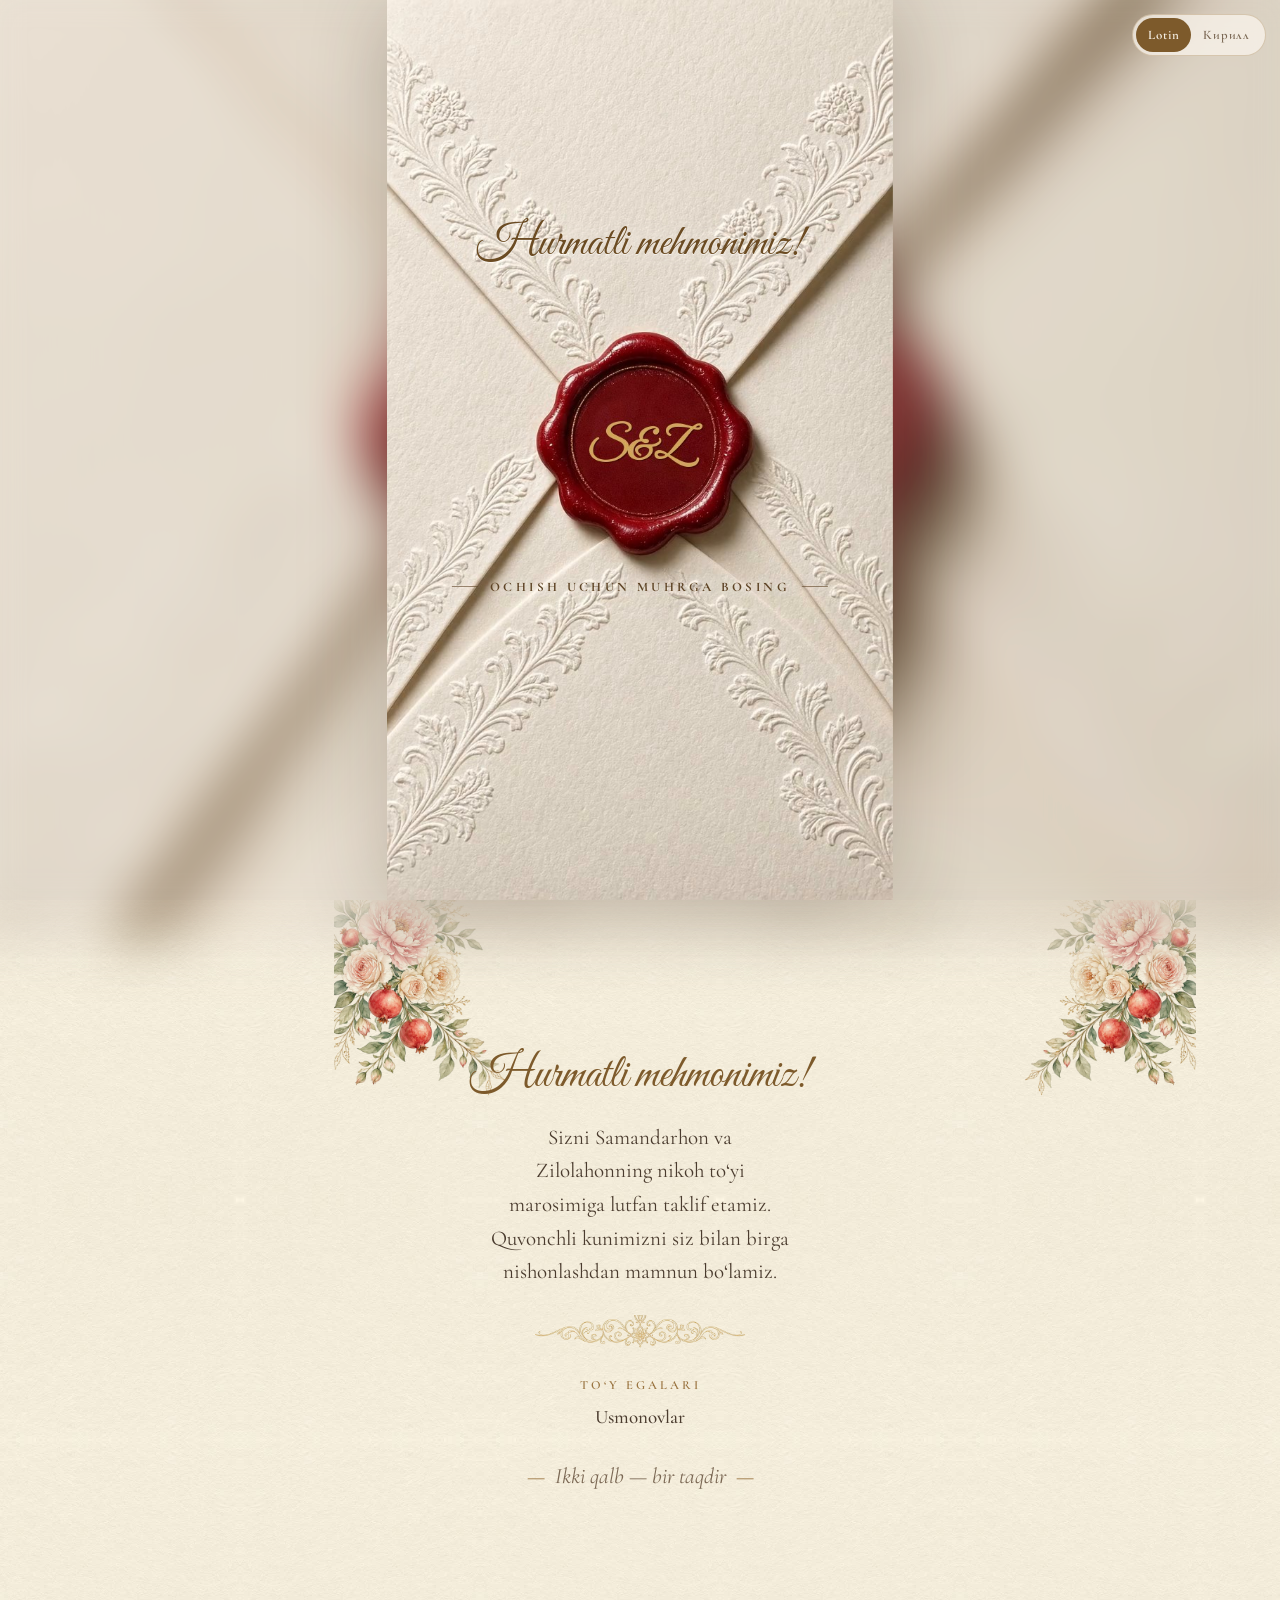
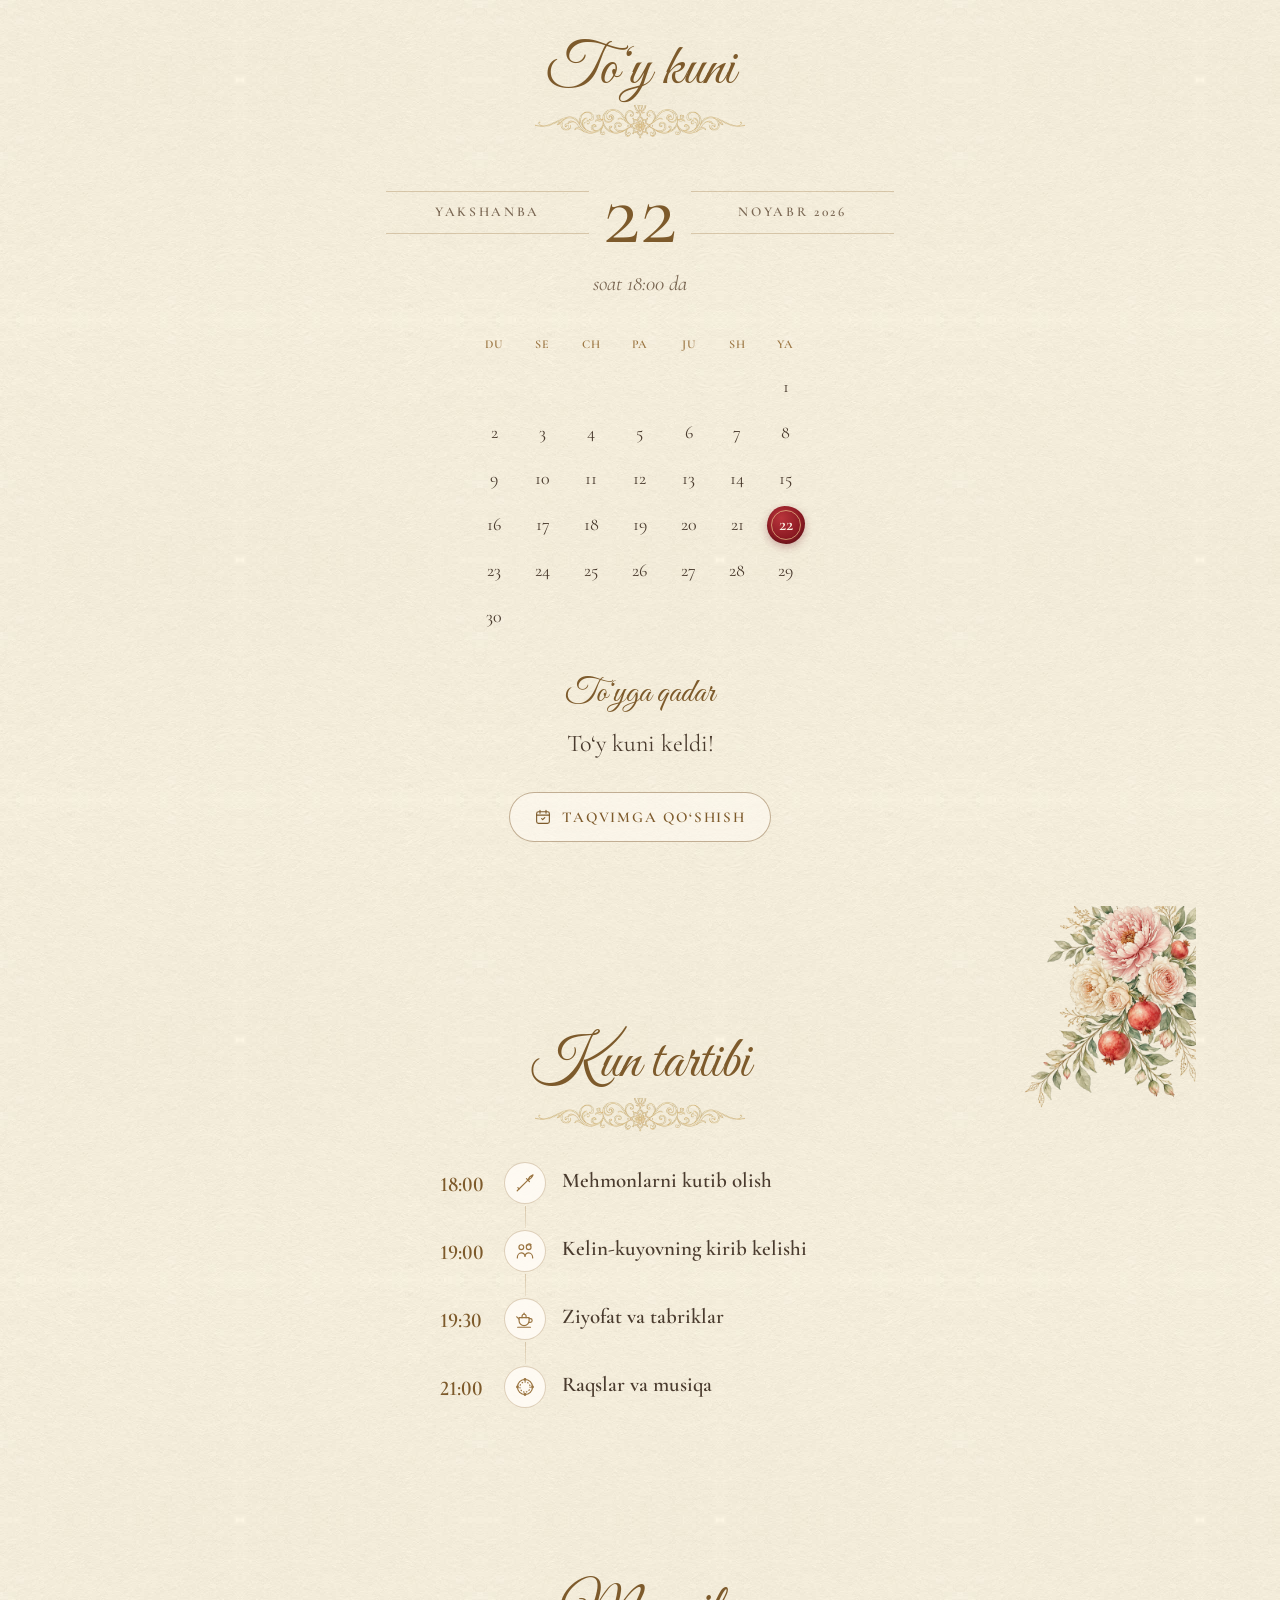
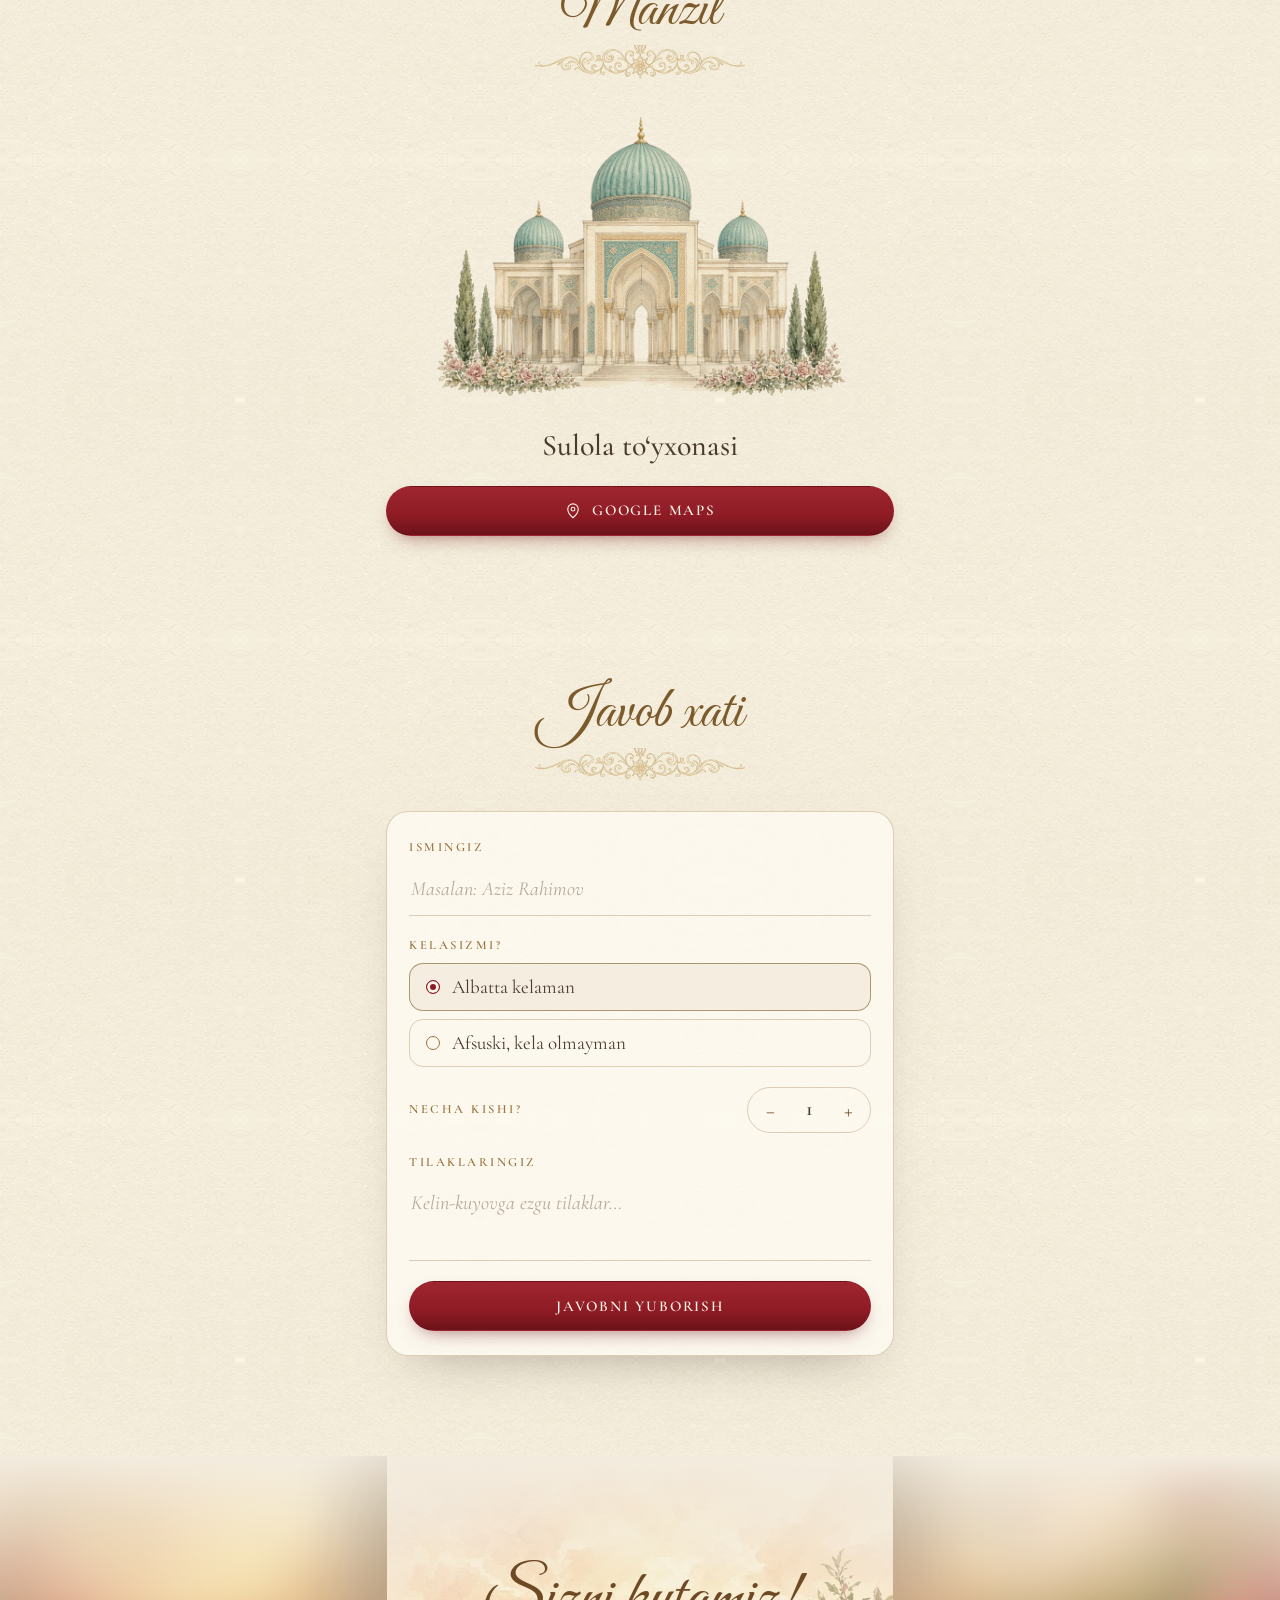
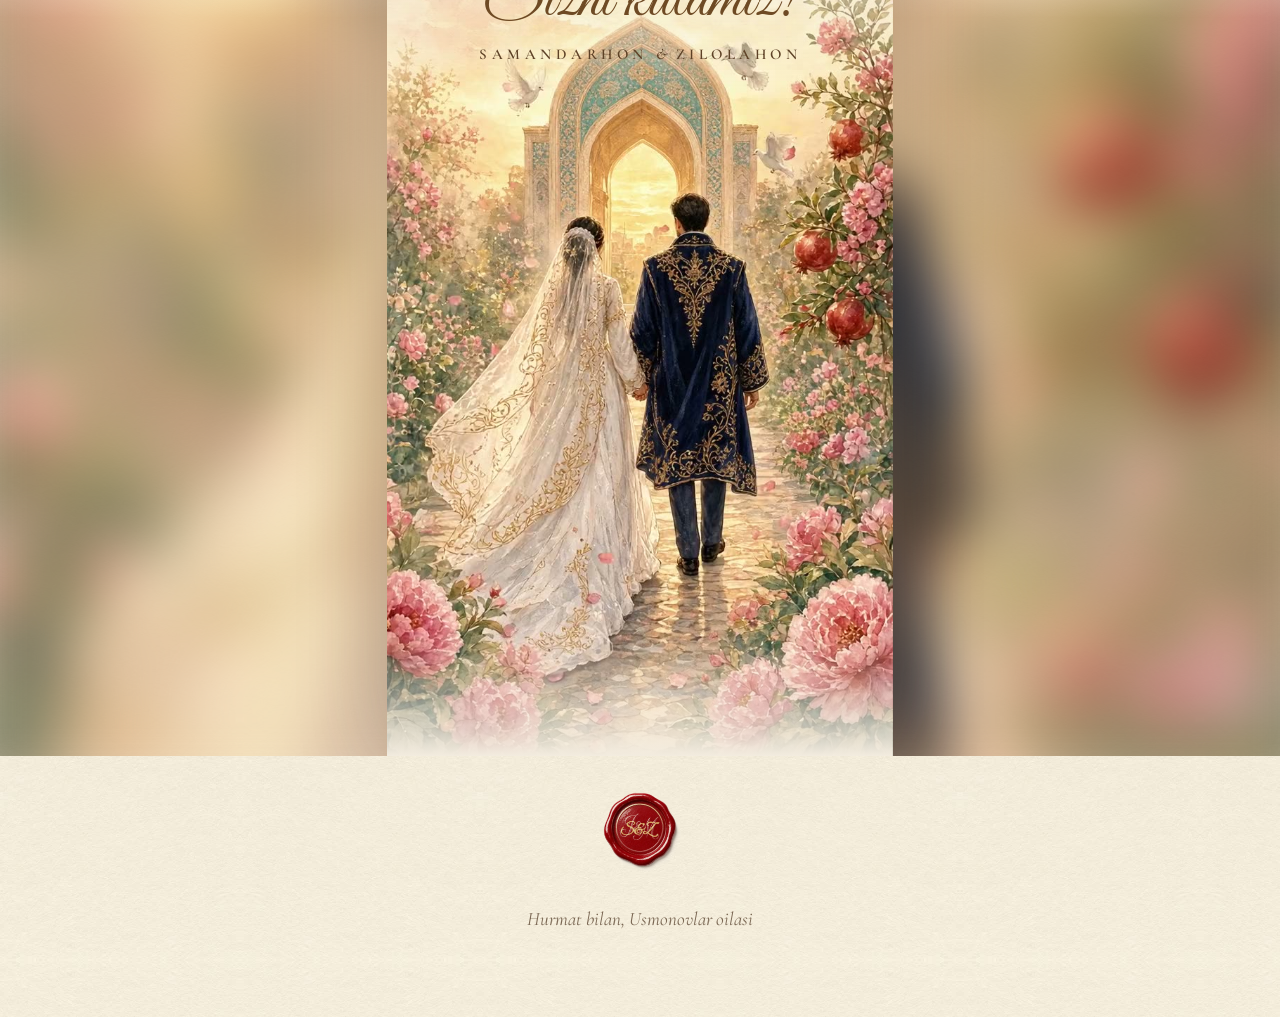
<file: taklifnoma-zilolahon-samadarhon/index.html>
<!doctype html>
<html lang="uz-Latn">
  <head>
    <meta charset="utf-8" />
    <meta name="viewport" content="width=device-width, initial-scale=1, viewport-fit=cover" />
    <meta name="theme-color" content="#efe9dc" />
    <title>Samandarhon &amp; Zilolahon — Taklifnoma</title>
    <meta name="description" content="Samandarhon va Zilolahonning nikoh to‘yiga taklifnoma. 22-noyabr, 2026-yil." />
    <meta property="og:type" content="website" />
    <meta property="og:site_name" content="Taklifnoma" />
    <meta property="og:locale" content="uz_UZ" />
    <meta property="og:title" content="Samandarhon &amp; Zilolahon — Taklifnoma" />
    <meta property="og:description" content="Sizga maktub bor. Muhrni bosib oching. 22-noyabr, 2026 · Sulola to‘yxonasi" />
    <meta property="og:url" content="__ORIGIN__/" />
    <meta property="og:image" content="__ORIGIN__/styles/maktub/media/og.jpg?v=2" />
    <meta property="og:image:secure_url" content="__ORIGIN__/styles/maktub/media/og.jpg?v=2" />
    <meta property="og:image:type" content="image/jpeg" />
    <meta property="og:image:width" content="1200" />
    <meta property="og:image:height" content="630" />
    <meta property="og:image:alt" content="Samandarhon & Zilolahon — taklifnoma" />
    <meta name="twitter:card" content="summary_large_image" />
    <meta name="twitter:image" content="__ORIGIN__/styles/maktub/media/og.jpg?v=2" />
    <link rel="icon" href="data:," />
    <!-- The first thing a guest sees: load it before anything else -->
    <link rel="preconnect" href="https://fonts.googleapis.com" />
    <link rel="preconnect" href="https://fonts.gstatic.com" crossorigin />
    <link
      rel="stylesheet"
      href="https://fonts.googleapis.com/css2?family=Cormorant+Garamond:ital,wght@0,400;0,500;0,600;1,400;1,500&family=Great+Vibes&display=swap"
    />
    <link rel="stylesheet" href="styles/maktub/maktub.css" />
  </head>
  <body class="is-intro">
    <div class="lang" data-lang-toggle></div>

    <!-- ============ Opening: a filmed envelope. Tap → it opens into light ============ -->
    <div class="intro" id="intro" role="button" tabindex="0" aria-label="Taklifnomani ochish">
      <div class="intro__fill" aria-hidden="true"></div>
      <div class="intro__frame" id="introFrame">
        <video
          class="intro__video"
          id="openVid"
          src="styles/maktub/media/open.mp4"
          poster="styles/maktub/media/open-poster.jpg"
          muted
          playsinline
          webkit-playsinline
          preload="auto"
          disablepictureinpicture
          aria-hidden="true"
        ></video>
        <div class="intro__pulse" aria-hidden="true"><i></i><i></i></div>
        <p class="intro__to" data-d="guest.greeting"></p>
        <p class="intro__hint">
          <span class="intro__hint-line"></span>
          <span>Ochish uchun muhrga bosing</span>
          <span class="intro__hint-line"></span>
        </p>
      </div>
    </div>

    <main class="page" id="page">
      <!-- ============ Hero: a living painting ============ -->
      <section class="hero" id="hero">
        <div class="hero__fill" aria-hidden="true"></div>
        <div class="hero__frame">
          <video
            class="hero__video"
            id="ambVid"
            poster="styles/maktub/media/amb-poster.jpg"
            muted
            loop
            playsinline
            webkit-playsinline
            preload="none"
            disablepictureinpicture
            aria-hidden="true"
          ></video>
          <div class="hero__veil" aria-hidden="true"></div>
          <div class="hero__text">
            <p class="hero__kicker" data-h data-d="words.label">Nikoh toʻyi</p>
            <h1 class="names">
              <span class="names__one" data-h data-d="names.0"></span>
              <span class="names__amp" data-h data-if="names.1">&amp;</span>
              <span class="names__two" data-h data-if="names.1" data-d="names.1"></span>
            </h1>
            <p class="hero__date" data-h>
              <span data-d="date.dd"></span><i></i><span data-d="date.mm"></span><i></i><span data-d="date.year"></span>
            </p>
          </div>
          <a class="cue" href="#invite" data-h>
            <span>Pastga suring</span>
            <svg class="cue__arrow" viewBox="0 0 24 24" aria-hidden="true"><path d="M6 9.5l6 6 6-6" /></svg>
          </a>
        </div>
      </section>

      <!-- ============ Invitation ============ -->
      <section class="section invite" id="invite">
        <img class="flora flora--tl" src="styles/maktub/media/flora.webp" alt="" aria-hidden="true" />
        <img class="flora flora--tr" src="styles/maktub/media/flora.webp" alt="" aria-hidden="true" />
        <p class="invite__greet" data-reveal data-d="guest.greeting"></p>
        <p class="invite__text" data-reveal data-d="invitation.text"></p>
        <img class="divider" src="styles/maktub/media/divider.webp" alt="" aria-hidden="true" data-reveal />
        <div class="parents" data-hosts data-if="hosts" data-reveal></div>
        <p class="invite__quote" data-if="invitation.quote" data-reveal data-d="invitation.quote"></p>
      </section>

      <!-- ============ Date ============ -->
      <section class="section date" id="date">
        <header class="head" data-reveal>
          <h2 class="title" data-d="words.day">Toʻy kuni</h2>
          <img class="divider" src="styles/maktub/media/divider.webp" alt="" aria-hidden="true" loading="lazy" />
        </header>
        <div class="bigdate" data-reveal>
          <span class="bigdate__side" data-d="date.Weekday"></span>
          <span class="bigdate__day" data-d="date.day"></span>
          <span class="bigdate__side"><span data-d="date.Month"></span> <span data-d="date.year"></span></span>
        </div>
        <p class="bigdate__time" data-reveal>soat <span data-d="date.time"></span> da</p>
        <div class="cal" id="cal" data-reveal></div>
        <div class="cd" id="countdown" data-reveal>
          <p class="cd__label" data-d="words.until">Toʻyga qadar</p>
          <div class="cd__row">
            <div class="cd__cell"><span class="cd__num" data-cd="days">0</span><span class="cd__unit">kun</span></div>
            <div class="cd__cell"><span class="cd__num" data-cd="hours">00</span><span class="cd__unit">soat</span></div>
            <div class="cd__cell"><span class="cd__num" data-cd="minutes">00</span><span class="cd__unit">daqiqa</span></div>
            <div class="cd__cell"><span class="cd__num" data-cd="seconds">00</span><span class="cd__unit">soniya</span></div>
          </div>
          <p class="cd__past" data-d="words.arrived">Toʻy kuni keldi!</p>
        </div>
        <button class="btn" type="button" data-ics data-reveal>
          <span class="btn__ico" data-icon="calendar"></span>
          <span>Taqvimga qoʻshish</span>
        </button>
      </section>

      <!-- ============ Program ============ -->
      <section class="section program" id="program" data-if="agenda">
        <img class="flora flora--tr" src="styles/maktub/media/flora.webp" alt="" aria-hidden="true" loading="lazy" />
        <header class="head" data-reveal>
          <h2 class="title">Kun tartibi</h2>
          <img class="divider" src="styles/maktub/media/divider.webp" alt="" aria-hidden="true" loading="lazy" />
        </header>
        <ol class="timeline" id="timeline"></ol>
      </section>

      <!-- ============ Venue ============ -->
      <section class="section venue" id="venue">
        <header class="head" data-reveal>
          <h2 class="title">Manzil</h2>
          <img class="divider" src="styles/maktub/media/divider.webp" alt="" aria-hidden="true" loading="lazy" />
        </header>
        <img class="venue__art" src="styles/maktub/media/venue.webp" alt="" aria-hidden="true" data-reveal loading="lazy" />
        <h3 class="venue__name" data-reveal data-d="venue.name"></h3>
        <p class="venue__hall" data-if="venue.hall" data-reveal data-d="venue.hall"></p>
        <p class="venue__addr" data-if="venue.address" data-reveal>
          <span data-d="venue.address"></span><br data-if="venue.landmark" />
          <span class="venue__mark" data-if="venue.landmark" data-d="venue.landmark"></span>
        </p>
        <div class="venue__btns" data-reveal><a class="btn btn--solid" href="https://maps.app.goo.gl/Mv6rvik9eecatGZR8" target="_blank" rel="noopener"><span class="btn__ico" data-icon="pin"></span><span data-no-tr>Google Maps</span></a></div>
        <div class="mapcard" data-if="venue.lat" data-reveal>
          <div class="map" id="map">
            <div class="map__fallback"><span data-d="venue.name"></span></div>
          </div>
        </div>
        <div class="venue__btns" data-if="venue.lat" data-reveal>
          <a class="btn btn--solid" data-href="yandex" target="_blank" rel="noopener">
            <span class="btn__ico" data-icon="route"></span>
            <span data-cyr="Яндекс Хариталар">Yandex Xaritalar</span>
          </a>
          <a class="btn" data-href="google" target="_blank" rel="noopener">
            <span class="btn__ico" data-icon="pin"></span>
            <span data-no-tr>Google Maps</span>
          </a>
        </div>
      </section>

      <!-- ============ RSVP ============ -->
      <section class="section rsvp" id="rsvp" data-if="rsvp">
        <header class="head" data-reveal>
          <h2 class="title">Javob xati</h2>
          <img class="divider" src="styles/maktub/media/divider.webp" alt="" aria-hidden="true" loading="lazy" />
          <p class="rsvp__by" data-if="rsvp.deadline">Iltimos, <span data-d="rsvp.deadline"></span> javob bering</p>
        </header>
        <div class="reply" id="reply" data-if="rsvp.form" data-reveal>
          <form class="form" id="rsvpForm">
            <label class="field">
              <span class="field__label">Ismingiz</span>
              <input name="name" type="text" autocomplete="name" placeholder="Masalan: Aziz Rahimov" data-ph="words.name" required />
            </label>
            <div class="field">
              <span class="field__label">Kelasizmi?</span>
              <div class="choice">
                <label><input type="radio" name="attend" value="yes" checked /><span>Albatta kelaman</span></label>
                <label><input type="radio" name="attend" value="no" /><span>Afsuski, kela olmayman</span></label>
              </div>
            </div>
            <div class="field field--row">
              <span class="field__label">Necha kishi?</span>
              <div class="stepper">
                <button type="button" data-step="-1" aria-label="Kamaytirish">−</button>
                <input name="guests" type="number" min="1" max="10" value="1" inputmode="numeric" aria-label="Mehmonlar soni" />
                <button type="button" data-step="1" aria-label="Koʻpaytirish">+</button>
              </div>
            </div>
            <label class="field">
              <span class="field__label">Tilaklaringiz</span>
              <textarea name="wish" rows="2" placeholder="Kelin-kuyovga ezgu tilaklar…" data-ph="words.wish"></textarea>
            </label>
            <button class="btn btn--solid btn--wide" type="submit">Javobni yuborish</button>
          </form>
          <!-- After sending, the couple's seal is stamped onto the reply -->
          <div class="sent" aria-live="polite">
            <img class="sent__seal" src="styles/maktub/media/seal.webp" alt="" aria-hidden="true" loading="lazy" />
            <p class="sent__title">Rahmat!</p>
            <p class="sent__text" data-d="words.sent">Javobingiz qabul qilindi. Sizni toʻyimizda intizorlik bilan kutamiz.</p>
          </div>
        </div>
        <a class="tg" data-if="rsvp.telegram" data-href="telegram" target="_blank" rel="noopener" data-reveal>
          <span class="btn__ico" data-icon="telegram"></span>
          <span>Telegram orqali javob berish</span>
        </a>
      </section>

      <!-- ============ Closing: another living painting ============ -->
      <section class="closing" id="closing">
        <div class="closing__fill" aria-hidden="true"></div>
        <div class="closing__frame">
          <video
            class="closing__video"
            id="closeVid"
            poster="styles/maktub/media/close-poster.jpg"
            muted
            loop
            playsinline
            webkit-playsinline
            preload="none"
            disablepictureinpicture
            aria-hidden="true"
          ></video>
          <div class="closing__veil" aria-hidden="true"></div>
          <div class="closing__text">
            <p class="closing__wait" data-reveal>Sizni kutamiz!</p>
            <p class="closing__names" data-reveal>
              <span data-d="names.0"></span> <span class="closing__amp" data-if="names.1">&amp;</span> <span data-if="names.1" data-d="names.1"></span>
            </p>
          </div>
        </div>
      </section>

      <footer class="footer">
        <img class="footer__seal" src="styles/maktub/media/seal.webp" alt="" aria-hidden="true" data-reveal loading="lazy" />
        <p class="footer__sign" data-reveal data-d="invitation.signature"></p>
        <p class="footer__tag" data-if="hashtag" data-reveal data-no-tr data-d="hashtag"></p>
      </footer>
    </main>

    <script>window.INVITE = {"event": "wedding", "names": ["Samandarhon", "Zilolahon"], "hosts": [{"label": "Toʻy egalari", "names": "Usmonovlar"}], "date": "2026-11-22T18:00:00+05:00", "invitation": {"greeting": "Hurmatli mehmonimiz!", "text": "Sizni Samandarhon va Zilolahonning nikoh to'yi marosimiga lutfan taklif etamiz. Quvonchli kunimizni siz bilan birga nishonlashdan mamnun bo'lamiz.", "signature": "Hurmat bilan, Usmonovlar oilasi", "quote": "Ikki qalb — bir taqdir"}, "venue": {"name": "Sulola to'yxonasi"}, "agenda": [{"time": "18:00", "title": "Mehmonlarni kutib olish", "icon": "karnay"}, {"time": "19:00", "title": "Kelin-kuyovning kirib kelishi", "icon": "couple"}, {"time": "19:30", "title": "Ziyofat va tabriklar", "icon": "feast"}, {"time": "21:00", "title": "Raqslar va musiqa", "icon": "music"}], "rsvp": {"telegram": "", "form": true}, "hashtag": "#SamandarhonZilolahon", "slug": "samandarhon-zilolahon", "initials": ["S", "Z"], "music": {"autoplay": true, "volume": 0.7, "src": "music/muzika.m4a", "title": "Taklifnoma", "artist": ""}, "words": {"label": "Nikoh toʻyi", "ics": "Samandarhon va Zilolahon toʻyi"}};</script>
    <script src="shared/icons.js"></script>
    <script src="shared/core.js"></script>
    <script src="shared/film.js"></script>
    <script src="shared/page.js"></script>
    <script src="styles/maktub/maktub.js"></script>
</body>
</html>
</file>
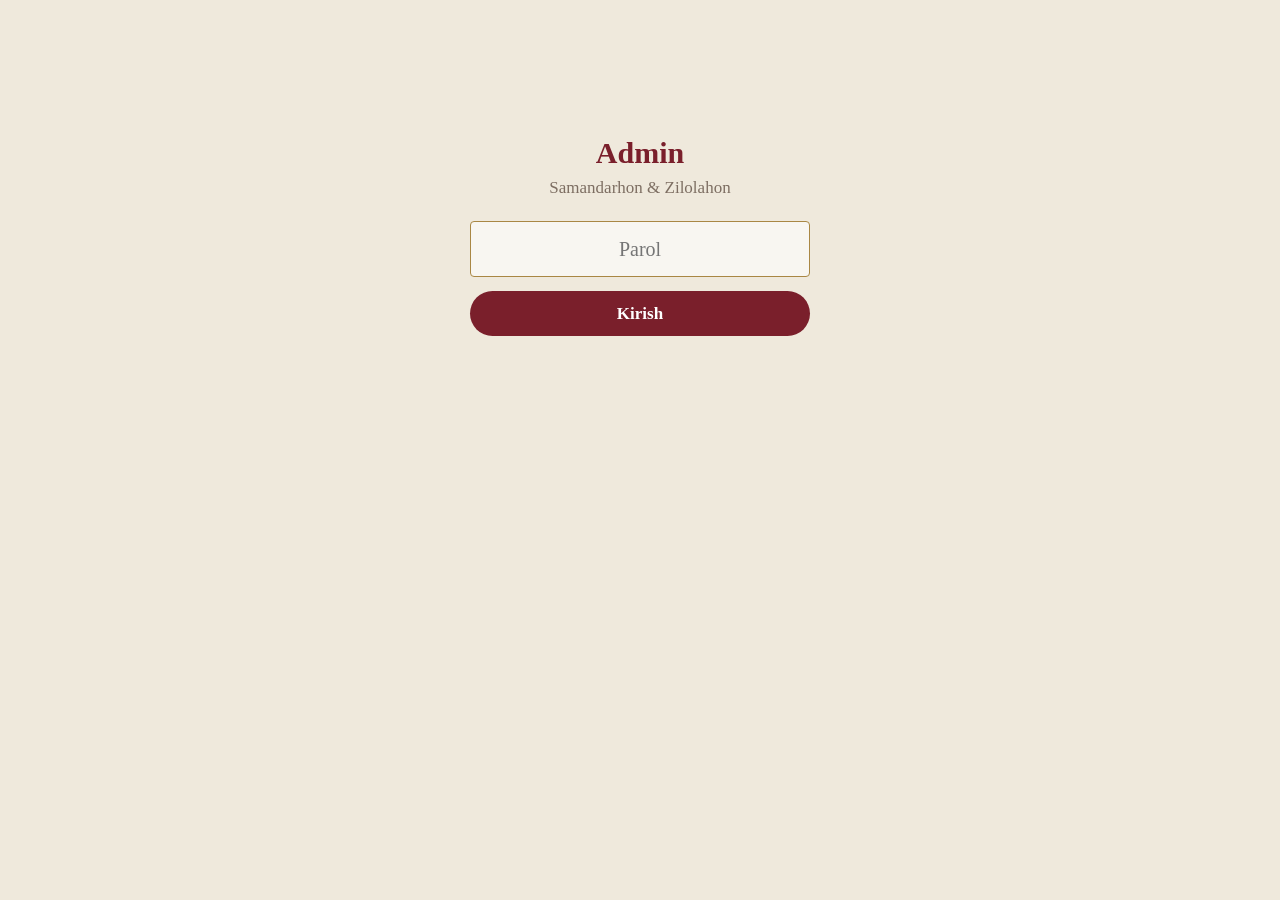
<file: taklifnoma-zilolahon-samadarhon/admin/index.html>
<!doctype html>
<html lang="uz">
<head>
<meta charset="utf-8">
<meta name="viewport" content="width=device-width, initial-scale=1, viewport-fit=cover">
<meta name="robots" content="noindex,nofollow">
<title>Admin — Samandarhon & Zilolahon</title>
<style>
:root{--bg:#efe9dc;--ink:#3b2f2a;--soft:#7d6e62;--wine:#7a1f2b;--gold:#a98744;--ok:#3f6b3a;--card:rgba(255,252,246,.85)}
*{box-sizing:border-box;margin:0}
body{background:var(--bg);color:var(--ink);font:17px/1.5 "Cormorant Garamond",Georgia,serif;min-height:100vh;padding:env(safe-area-inset-top) 0 env(safe-area-inset-bottom)}
button,input{font:inherit}
.wrap{max-width:900px;margin:0 auto;padding:22px 16px 60px}
h1{font-size:30px;color:var(--wine);text-align:center}
.sub{text-align:center;color:var(--soft);margin-bottom:20px}
#login{max-width:340px;margin:12vh auto 0;text-align:center}
input[type=password],input[type=search]{width:100%;padding:12px 14px;border:1px solid var(--gold);background:#fff9;border-radius:4px;font-size:20px;text-align:center}
input[type=search]{text-align:left;font-size:17px}
.btn{background:var(--wine);color:#fff;border:0;border-radius:99px;padding:10px 22px;cursor:pointer;font-weight:600}
.btn.alt{background:none;color:var(--wine);border:1px solid var(--wine)}
#login .btn{margin-top:14px;width:100%}
.err{color:#b3261e;margin-top:10px;min-height:1.4em;font-size:15px;line-height:1.35}
button:focus-visible,input:focus-visible{outline:2px solid var(--wine);outline-offset:2px}
#panel{display:none}
.stats{display:grid;grid-template-columns:repeat(auto-fit,minmax(130px,1fr));gap:10px;margin-bottom:16px}
.stat{background:var(--card);border:1px solid var(--gold);padding:12px 8px;text-align:center}
.stat b{display:block;font-size:34px;line-height:1.1;color:var(--wine)}
.stat.ok b{color:var(--ok)}
.stat small{color:var(--soft)}
.bar{display:flex;flex-wrap:wrap;gap:8px;margin-bottom:14px;align-items:center}
.bar input{flex:1 1 200px}
.tabs{display:flex;gap:6px;margin-bottom:12px;flex-wrap:wrap}
.tabs button{background:none;border:1px solid var(--gold);color:var(--ink);border-radius:99px;padding:5px 16px;cursor:pointer}
.tabs button[aria-pressed=true]{background:var(--wine);color:#fff;border-color:var(--wine)}
.row{background:var(--card);border:1px solid rgba(169,135,68,.5);padding:12px 14px;margin-bottom:8px;display:grid;grid-template-columns:1fr auto;gap:2px 12px}
.row .nm{font-size:21px;font-weight:600}
.tag{align-self:start;font-weight:600;color:var(--ok);white-space:nowrap}
.tag.no{color:#b3261e}
.row .wish{grid-column:1/-1;font-style:italic;color:var(--soft);overflow-wrap:anywhere}
.row .meta{grid-column:1;font-size:14px;color:var(--soft)}
.row .x{grid-column:2;justify-self:end;background:none;border:0;color:#b3261e;cursor:pointer;font-size:14px}
.empty{text-align:center;color:var(--soft);padding:30px 0}
</style>
</head>
<body>
<div class="wrap">
  <div id="login">
    <h1>Admin</h1>
    <p class="sub">Samandarhon &amp; Zilolahon</p>
    <input id="pw" type="password" inputmode="numeric" autocomplete="current-password" placeholder="Parol" aria-label="Parol">
    <button class="btn" id="go">Kirish</button>
    <p class="err" id="lerr" role="alert"></p>
  </div>

  <div id="panel">
    <h1>Mehmonlar javoblari</h1>
    <p class="sub">Samandarhon &amp; Zilolahon — 22-noyabr, 2026</p>
    <div class="stats">
      <div class="stat ok"><b id="sPeople">0</b><small>Keladigan mehmonlar</small></div>
      <div class="stat"><b id="sYes">0</b><small>“Kelaman” javoblari</small></div>
      <div class="stat"><b id="sNo">0</b><small>Kela olmaydi</small></div>
      <div class="stat"><b id="sAll">0</b><small>Jami javoblar</small></div>
    </div>
    <div class="bar">
      <input id="q" type="search" placeholder="Ism boʻyicha qidirish" aria-label="Qidirish">
      <button class="btn alt" id="ref">Yangilash</button>
      <button class="btn alt" id="csv">CSV yuklab olish</button>
      <button class="btn alt" id="out">Chiqish</button>
    </div>
    <div class="tabs" role="group" aria-label="Filtr">
      <button data-f="all" aria-pressed="true">Hammasi</button>
      <button data-f="yes" aria-pressed="false">Keladi</button>
      <button data-f="no" aria-pressed="false">Kelmaydi</button>
    </div>
    <div id="list"></div>
  </div>
</div>
<script>
var $=function(i){return document.getElementById(i)},K='admin-token',tok='',data=[],filt='all';
try{tok=sessionStorage.getItem(K)||''}catch(e){}
function api(u,o){o=o||{};o.headers=Object.assign({'Content-Type':'application/json',Authorization:'Bearer '+tok},o.headers||{});return fetch(u,o)}
function show(on){$('login').style.display=on?'none':'block';$('panel').style.display=on?'block':'none'}
function apiDown(status){
  return 'API topilmadi (HTTP '+status+'). Netlify Functions ishlamayapti: loyiha GitHub orqali, netlify papkasi bilan deploy qilinganini va Netlify → Functions boʻlimida "api" funksiyasi borligini tekshiring.';
}
function login(){
  $('lerr').textContent='';
  fetch('/api/admin/login',{method:'POST',headers:{'Content-Type':'application/json'},body:JSON.stringify({password:$('pw').value})})
  .then(function(r){return r.text().then(function(t){var j=null;try{j=JSON.parse(t)}catch(e){}return[r.ok,j,r.status]})})
  .then(function(a){
    if(!a[1]){$('lerr').textContent=apiDown(a[2]);return}
    if(!a[0]){$('lerr').textContent=a[1].error||'Xatolik';return}
    tok=a[1].token;try{sessionStorage.setItem(K,tok)}catch(e){}$('pw').value='';load()})
  .catch(function(){$('lerr').textContent='Internet yoki server bilan aloqa yoʻq. Qayta urinib koʻring.'});
}
function load(){
  api('/api/admin/rsvps').then(function(r){if(r.status===401){tok='';show(false);return null}return r.json()})
  .then(function(j){if(!j)return;data=j;show(true);render()})
  .catch(function(){alert('Serverga ulanib boʻlmadi')});
}
function fmt(s){var d=new Date(s);return isNaN(d)?'':d.toLocaleString('uz-UZ',{day:'2-digit',month:'2-digit',year:'numeric',hour:'2-digit',minute:'2-digit'})}
function render(){
  var yes=data.filter(function(r){return r.attend==='yes'}),no=data.length-yes.length;
  $('sPeople').textContent=yes.reduce(function(a,r){return a+(r.guests||1)},0);
  $('sYes').textContent=yes.length;$('sNo').textContent=no;$('sAll').textContent=data.length;
  var q=$('q').value.trim().toLowerCase(),box=$('list');box.textContent='';
  var rows=data.filter(function(r){return(filt==='all'||r.attend===filt)&&(!q||r.name.toLowerCase().indexOf(q)>-1)});
  if(!rows.length){var e=document.createElement('p');e.className='empty';e.textContent=data.length?'Hech narsa topilmadi':'Hozircha javoblar yoʻq';box.appendChild(e);return}
  rows.forEach(function(r){
    var d=document.createElement('div');d.className='row';
    function add(c,t){var x=document.createElement('div');x.className=c;x.textContent=t;d.appendChild(x);return x}
    add('nm',r.name);
    var t=add('tag'+(r.attend==='yes'?'':' no'),r.attend==='yes'?'Keladi · '+r.guests+' kishi':'Kela olmaydi');
    if(r.wish)add('wish','“'+r.wish+'”');
    add('meta',fmt(r.at)+(r.to?' · '+r.to:''));
    var b=document.createElement('button');b.className='x';b.textContent='Oʻchirish';
    b.onclick=function(){if(confirm(r.name+' javobini oʻchirasizmi?'))api('/api/admin/rsvps/'+r.id,{method:'DELETE'}).then(load)};
    d.appendChild(b);box.appendChild(d);
  });
}
function csv(){
  var esc=function(v){return '"'+String(v==null?'':v).replace(/"/g,'""')+'"'};
  var out=['Ism,Javob,Kishi soni,Tilak,Sana'].concat(data.map(function(r){return[r.name,r.attend==='yes'?'Keladi':'Kelmaydi',r.guests,r.wish,r.at].map(esc).join(',')}));
  var a=document.createElement('a');a.href=URL.createObjectURL(new Blob(['\ufeff'+out.join('\n')],{type:'text/csv'}));a.download='mehmonlar.csv';a.click();
}
$('go').onclick=login;$('pw').onkeydown=function(e){if(e.key==='Enter')login()};
$('ref').onclick=load;$('csv').onclick=csv;$('q').oninput=render;
$('out').onclick=function(){tok='';try{sessionStorage.removeItem(K)}catch(e){}show(false)};
document.querySelectorAll('.tabs button').forEach(function(b){b.onclick=function(){filt=b.dataset.f;document.querySelectorAll('.tabs button').forEach(function(x){x.setAttribute('aria-pressed',x===b)});render()}});
if(tok)load();
</script>
</body>
</html>
</file>
<file: taklifnoma-zilolahon-samadarhon/styles/maktub/maktub.css>
/* =========================================================
   Maktub — a filmed envelope that opens into a living painting
   ========================================================= */

:root {
  --paper: #f3ecdf;
  --paper-2: #ebe2d1;
  --card: rgba(255, 252, 246, 0.72);
  --ink: #4a3b2e;
  --ink-soft: #7a6753;
  --gold: #9a7440;
  --gold-deep: #7d5a2b;
  --gold-line: rgba(154, 116, 64, 0.32);
  --wax: #8e1b24;
  --wax-deep: #6c121a;
  --tile: #3e8582;

  --serif: "Cormorant Garamond", "Times New Roman", serif;
  --script: "Great Vibes", "Cormorant Garamond", cursive;

  /* Slow, soft easings — nothing in this style should feel snappy */
  --ease: cubic-bezier(0.22, 0.61, 0.36, 1);
  --ease-soft: cubic-bezier(0.4, 0, 0.2, 1);

  --music-fg: #5a4532;
  --music-bg: rgba(250, 245, 236, 0.78);
  --music-line: rgba(154, 116, 64, 0.35);
}

*,
*::before,
*::after {
  box-sizing: border-box;
}

html {
  -webkit-text-size-adjust: 100%;
  scroll-behavior: smooth;
}

html.is-locked,
html.is-locked body {
  overflow: hidden;
}

body {
  margin: 0;
  background: var(--paper) url("media/paper.jpg") repeat;
  background-size: 480px;
  color: var(--ink);
  font-family: var(--serif);
  font-size: 19px;
  line-height: 1.55;
  -webkit-font-smoothing: antialiased;
  -webkit-tap-highlight-color: transparent;
  overflow-x: hidden;
}

img,
video {
  display: block;
  max-width: 100%;
}

button,
input,
textarea {
  font: inherit;
  color: inherit;
}

button {
  background: none;
  border: 0;
  padding: 0;
  cursor: pointer;
}

a {
  color: inherit;
}

/* ---------- Language toggle + music button ---------- */

.lang {
  position: fixed;
  top: max(14px, env(safe-area-inset-top));
  right: 14px;
  z-index: 60;
  display: flex;
  padding: 3px;
  border-radius: 999px;
  background: rgba(250, 245, 236, 0.74);
  border: 1px solid var(--gold-line);
  -webkit-backdrop-filter: blur(8px);
  backdrop-filter: blur(8px);
  transition: opacity 1.2s var(--ease-soft);
}

.lang button {
  position: relative;
  min-height: 34px;
  padding: 0 12px;
  border-radius: 999px;
  font-size: 13px;
  font-weight: 600;
  letter-spacing: 0.06em;
  color: var(--ink-soft);
  transition: background-color 0.4s, color 0.4s;
}

.lang button::after {
  content: "";
  position: absolute;
  inset: -6px -2px;
}

.lang button[aria-pressed="true"] {
  background: var(--gold-deep);
  color: #fbf6ec;
}

body.is-intro .music--float {
  opacity: 0;
  pointer-events: none;
}

.music--float {
  transition: opacity 1.2s var(--ease-soft) 0.6s;
}

/* While the envelope is opening, the chrome steps back */
body.is-opening .lang {
  opacity: 0;
  pointer-events: none;
}

/* =========================================================
   Opening
   ========================================================= */

.intro {
  position: fixed;
  inset: 0;
  z-index: 40;
  background: #e9e3d6;
  cursor: pointer;
  outline: none;
  opacity: 0;
  transition: opacity 1.1s var(--ease-soft);
  -webkit-user-select: none;
  user-select: none;
  touch-action: manipulation;
}

.intro.is-ready {
  opacity: 1;
}

/* The envelope dissolves into the light, the painting is already behind it */
body.is-revealing .intro {
  opacity: 0;
  transition: opacity 1.9s var(--ease-soft);
  pointer-events: none;
}

.intro__fill,
.hero__fill,
.closing__fill {
  position: absolute;
  inset: -40px;
  background-size: cover;
  background-position: center;
  filter: blur(28px) saturate(1.05);
  opacity: 0.85;
  display: none;
}

.intro__fill {
  background-image: var(--open-poster, url("media/open-poster.jpg"));
}

.intro__frame,
.hero__frame,
.closing__frame {
  position: absolute;
  inset: 0;
  overflow: hidden;
}

.intro__video,
.hero__video,
.closing__video {
  position: absolute;
  inset: 0;
  width: 100%;
  height: 100%;
  max-width: none;
  object-fit: cover;
  object-position: center;
  pointer-events: none;
}

.intro__video {
  background: #e9e3d6 var(--open-poster, url("media/open-poster.jpg")) center / cover no-repeat;
}

/* Two soft rings breathing out of the seal: "touch me" */
.intro__pulse {
  position: absolute;
  left: var(--sx, 50%);
  top: var(--sy, 49%);
  width: calc(var(--sr, 76px) * 2);
  height: calc(var(--sr, 76px) * 2);
  margin: calc(var(--sr, 76px) * -1) 0 0 calc(var(--sr, 76px) * -1);
  pointer-events: none;
  transition: opacity 0.6s var(--ease-soft);
}

.intro__pulse i {
  position: absolute;
  inset: 0;
  border-radius: 50%;
  border: 1.5px solid rgba(255, 238, 205, 0.95);
  box-shadow: 0 0 22px rgba(255, 226, 170, 0.55), inset 0 0 18px rgba(255, 226, 170, 0.35);
  opacity: 0;
  animation: pulse 3.2s var(--ease-soft) infinite;
  animation-delay: 1.6s;
}

.intro__pulse i + i {
  animation-delay: 3.2s;
}

@keyframes pulse {
  0% {
    transform: scale(0.92);
    opacity: 0;
  }
  18% {
    opacity: 0.85;
  }
  100% {
    transform: scale(1.75);
    opacity: 0;
  }
}

/* Pressing the seal: one warm ring answers the finger right away */
.intro.is-pressed .intro__pulse i:first-child,
body.is-opening .intro__pulse i:first-child {
  animation: press 1.1s var(--ease) forwards;
}

body.is-opening .intro__pulse i + i {
  animation: none;
  opacity: 0;
}

@keyframes press {
  0% {
    transform: scale(0.96);
    opacity: 0.9;
  }
  100% {
    transform: scale(2.3);
    opacity: 0;
    border-width: 0.5px;
  }
}

.intro__to {
  position: absolute;
  left: 0;
  right: 0;
  top: max(calc(var(--sy, 49%) - var(--sr, 76px) - 118px), calc(env(safe-area-inset-top) + 64px));
  margin: 0;
  padding: 0 24px;
  text-align: center;
  font-family: var(--script);
  font-size: clamp(34px, 9.6vw, 44px);
  line-height: 1.1;
  color: #6b4b22;
  text-shadow: 0 1px 0 rgba(255, 255, 255, 0.6), 0 0 24px rgba(255, 250, 240, 0.9);
  opacity: 0;
  transform: translateY(10px);
  transition: opacity 1.4s var(--ease) 0.5s, transform 1.6s var(--ease) 0.5s;
}

.intro__hint {
  position: absolute;
  left: 0;
  right: 0;
  top: calc(var(--sy, 49%) + var(--sr, 76px) + 30px);
  margin: 0;
  display: flex;
  align-items: center;
  justify-content: center;
  gap: 12px;
  font-size: 13px;
  font-weight: 700;
  letter-spacing: 0.26em;
  text-transform: uppercase;
  color: #5f4527;
  text-shadow: 0 0 10px rgba(255, 251, 243, 1), 0 0 22px rgba(255, 250, 240, 0.9);
  opacity: 0;
  transition: opacity 1.4s var(--ease-soft) 1.1s;
}

.intro__hint-line {
  width: 26px;
  height: 1px;
  background: currentColor;
  opacity: 0.6;
}

.intro.is-ready .intro__to {
  opacity: 1;
  transform: none;
}

.intro.is-ready .intro__hint {
  opacity: 1;
}

.intro.is-ready .intro__hint > span:nth-child(2) {
  animation: breathe 3.2s ease-in-out 2.6s infinite;
}

@keyframes breathe {
  50% {
    opacity: 0.45;
  }
}

body.is-opening .intro .intro__to,
body.is-opening .intro .intro__hint {
  opacity: 0;
  transform: none;
  transition: opacity 0.7s var(--ease-soft);
}

body.is-opening .intro__hint > span {
  animation: none;
}

/* =========================================================
   Hero — the painting comes alive, then the names are written
   ========================================================= */

.hero {
  position: relative;
  height: 100vh;
  height: 100svh;
  min-height: 560px;
  overflow: hidden;
  background: #f1e9d8;
}

.hero__fill {
  background-image: url("media/amb-poster.jpg");
}

.hero__video {
  transform: scale(1.07);
  transition: transform 9s cubic-bezier(0.2, 0.6, 0.2, 1);
  will-change: transform;
}

.hero.is-in .hero__video {
  transform: none;
}

.hero__veil {
  position: absolute;
  inset: 0;
  pointer-events: none;
  background:
    radial-gradient(ellipse 70% 30% at 50% 30%, rgba(255, 251, 242, 0.62), rgba(255, 251, 242, 0) 70%),
    linear-gradient(to bottom, rgba(243, 236, 223, 0) 76%, rgba(243, 236, 223, 0.85) 93%, var(--paper) 100%);
}

.hero__text {
  position: absolute;
  left: 0;
  right: 0;
  top: max(13%, calc(env(safe-area-inset-top) + 56px));
  padding: 0 20px;
  text-align: center;
}

.hero__kicker {
  margin: 0 0 10px;
  font-size: 13px;
  font-weight: 600;
  letter-spacing: 0.34em;
  text-transform: uppercase;
  color: #5f4527;
  text-shadow: 0 0 16px rgba(255, 250, 240, 0.95);
}

.names {
  margin: 0;
  font-weight: 400;
  line-height: 1;
}

.names__one,
.names__two {
  display: block;
  width: max-content;
  margin: 0 auto;
  padding: 0.04em 0.22em 0.12em;
  font-family: var(--script);
  font-size: clamp(56px, 17.5vw, 82px);
  line-height: 1.04;
  color: var(--gold-deep);
  text-shadow: 0 1px 0 rgba(255, 255, 255, 0.5), 0 0 30px rgba(255, 250, 238, 0.95);
}

.names__amp {
  display: block;
  margin: -0.06em 0 -0.04em;
  font-family: var(--serif);
  font-style: italic;
  font-size: clamp(28px, 8vw, 36px);
  color: #8e6d43;
  text-shadow: 0 0 18px rgba(255, 250, 240, 0.95);
}

.hero__date {
  margin: 16px 0 0;
  display: flex;
  justify-content: center;
  align-items: center;
  gap: 12px;
  font-size: 21px;
  font-weight: 500;
  letter-spacing: 0.16em;
  color: #5f4527;
  text-shadow: 0 0 10px rgba(255, 251, 243, 1), 0 0 22px rgba(255, 250, 240, 0.9);
}

.hero__date i {
  width: 4px;
  height: 4px;
  transform: rotate(45deg);
  background: var(--gold);
}

.cue {
  position: absolute;
  left: 50%;
  bottom: max(26px, calc(env(safe-area-inset-bottom) + 14px));
  translate: -50% 0;
  display: flex;
  align-items: center;
  gap: 8px;
  padding: 11px 16px 11px 20px;
  border-radius: 999px;
  border: 1px solid rgba(125, 90, 43, 0.4);
  background: rgba(250, 245, 235, 0.82);
  -webkit-backdrop-filter: blur(10px);
  backdrop-filter: blur(10px);
  box-shadow: 0 10px 28px -12px rgba(74, 52, 28, 0.55);
  white-space: nowrap;
  text-decoration: none;
  font-size: 13.5px;
  font-weight: 700;
  letter-spacing: 0.2em;
  text-transform: uppercase;
  color: #4e3820;
}

.cue__arrow {
  width: 18px;
  height: 18px;
  fill: none;
  stroke: currentColor;
  stroke-width: 1.8;
  stroke-linecap: round;
  stroke-linejoin: round;
  animation: nudge 2.2s ease-in-out infinite;
}

@keyframes nudge {
  0%,
  100% {
    transform: translateY(-1px);
  }
  50% {
    transform: translateY(3px);
  }
}

/* after it appears, the pill bobs gently so the eye finds it */
@keyframes float {
  0%,
  100% {
    transform: translateY(0);
  }
  50% {
    transform: translateY(-5px);
  }
}

/* Hero entrance — slow and staggered. Nothing shows until the envelope has opened. */
.hero [data-h] {
  opacity: 0;
}

.hero.is-in .hero__kicker {
  animation: spread 2.2s var(--ease) 0.3s both;
}

.hero.is-in .names__one {
  animation: ink 2.1s var(--ease-soft) 0.7s both;
}

.hero.is-in .names__amp {
  animation: rise 1.6s var(--ease) 1.7s both;
}

.hero.is-in .names__two {
  animation: ink 2.1s var(--ease-soft) 1.95s both;
}

.hero.is-in .hero__date {
  animation: rise 1.8s var(--ease) 3.1s both;
}

.hero.is-in .cue {
  animation:
    fade 1.6s var(--ease-soft) 4s both,
    float 3s ease-in-out 5.6s infinite;
}

/* Names appear as if written: a feathered mask sweeps left → right */
.names__one,
.names__two {
  -webkit-mask-image: linear-gradient(100deg, #000 42%, transparent 58%);
  mask-image: linear-gradient(100deg, #000 42%, transparent 58%);
  -webkit-mask-size: 280% 100%;
  mask-size: 280% 100%;
  -webkit-mask-repeat: no-repeat;
  mask-repeat: no-repeat;
  -webkit-mask-position: 100% 0;
  mask-position: 100% 0;
}

@keyframes ink {
  0% {
    opacity: 1;
    -webkit-mask-position: 100% 0;
    mask-position: 100% 0;
    filter: blur(1.5px);
  }
  70% {
    filter: blur(0);
  }
  100% {
    opacity: 1;
    -webkit-mask-position: 0 0;
    mask-position: 0 0;
    filter: blur(0);
  }
}

@keyframes spread {
  from {
    opacity: 0;
    letter-spacing: 0.62em;
  }
  to {
    opacity: 1;
    letter-spacing: 0.34em;
  }
}

@keyframes rise {
  from {
    opacity: 0;
    transform: translateY(14px);
  }
  to {
    opacity: 1;
    transform: none;
  }
}

@keyframes fade {
  from {
    opacity: 0;
  }
  to {
    opacity: 1;
  }
}

/* =========================================================
   Sections
   ========================================================= */

.page {
  position: relative;
  overflow-x: hidden; /* the corner flowers hang off the edges */
  overflow-x: clip;
}

.section {
  position: relative;
  max-width: 560px;
  margin: 0 auto;
  padding: 76px 26px 70px;
  text-align: center;
}

.head {
  margin-bottom: 30px;
}

.title {
  margin: 0;
  font-family: var(--script);
  font-weight: 400;
  font-size: clamp(46px, 13vw, 58px);
  line-height: 1.1;
  color: var(--gold-deep);
}

.divider {
  width: 210px;
  margin: 2px auto 0;
  opacity: 0.95;
}

.label {
  display: block;
  font-size: 12.5px;
  font-weight: 600;
  letter-spacing: 0.24em;
  text-transform: uppercase;
  color: var(--gold);
}

/* Watercolor flowers in the corners (transparent WebP) */
.flora {
  position: absolute;
  top: -6px;
  width: min(48vw, 250px);
  pointer-events: none;
  transform-origin: 0 0;
  animation: sway 11s ease-in-out infinite alternate;
  z-index: 0;
}

.flora--tl {
  left: -26px;
}

.flora--tr {
  right: -26px;
  transform-origin: 100% 0;
  scale: -1 1;
}

@keyframes sway {
  from {
    rotate: -1.2deg;
  }
  to {
    rotate: 1.4deg;
  }
}

.section > *:not(.flora) {
  position: relative;
  z-index: 1;
}

/* Scroll reveals: long and soft */
[data-reveal] {
  opacity: 0;
  transform: translateY(22px);
  transition: opacity 1.3s var(--ease), transform 1.5s var(--ease);
}

[data-reveal].is-in {
  opacity: 1;
  transform: none;
}

/* ---------- Invitation ---------- */

.invite {
  padding-top: 150px;
}

.invite__greet {
  margin: 0 0 18px;
  font-family: var(--script);
  font-size: clamp(36px, 10.5vw, 46px);
  line-height: 1.15;
  color: var(--gold-deep);
}

.invite__text {
  margin: 0 auto 26px;
  max-width: 30ch;
  font-size: 21px;
  line-height: 1.6;
}

.parents {
  display: grid;
  grid-template-columns: 1fr 1fr;
  gap: 18px;
  margin: 28px 0 30px;
}

/* One family invites: a single centred column */
.parents.parents--one {
  grid-template-columns: minmax(0, 300px);
  justify-content: center;
}

.parents__names {
  display: block;
  margin-top: 8px;
  font-size: 19px;
  font-weight: 500;
  line-height: 1.35;
}

.invite__quote {
  margin: 0;
  font-style: italic;
  font-size: 22px;
  color: var(--ink-soft);
}

.invite__quote::before,
.invite__quote::after {
  content: "—";
  margin: 0 10px;
  color: var(--gold);
  font-style: normal;
}

/* ---------- Date ---------- */

.bigdate {
  display: grid;
  grid-template-columns: 1fr auto 1fr;
  align-items: center;
  gap: 14px;
}

.bigdate__side {
  padding: 10px 0;
  border-top: 1px solid var(--gold-line);
  border-bottom: 1px solid var(--gold-line);
  font-size: 13.5px;
  font-weight: 600;
  letter-spacing: 0.2em;
  text-transform: uppercase;
  color: var(--ink-soft);
}

.bigdate__day {
  font-size: 92px;
  font-weight: 400;
  line-height: 0.95;
  color: var(--gold-deep);
}

.bigdate__time {
  margin: 12px 0 34px;
  font-style: italic;
  font-size: 21px;
  color: var(--ink-soft);
}

.cal {
  display: grid;
  grid-template-columns: repeat(7, 1fr);
  row-gap: 6px;
  max-width: 340px;
  margin: 0 auto 40px;
  font-size: 18px;
}

.cal__wd {
  padding-bottom: 8px;
  font-size: 12px;
  font-weight: 600;
  letter-spacing: 0.08em;
  text-transform: uppercase;
  color: var(--gold);
}

.cal__d {
  position: relative;
  display: grid;
  place-items: center;
  height: 40px;
  color: var(--ink);
}

.cal__d.is-day {
  color: #fbf3e6;
  font-weight: 600;
}

.cal__d.is-day::before {
  content: "";
  position: absolute;
  width: 38px;
  height: 38px;
  border-radius: 46% 54% 50% 50% / 52% 46% 54% 48%;
  background: radial-gradient(circle at 38% 32%, #b8343b, var(--wax) 55%, var(--wax-deep));
  box-shadow: 0 3px 8px rgba(108, 18, 26, 0.3), inset 0 -2px 4px rgba(0, 0, 0, 0.18);
}

.cal__d.is-day::after {
  content: "";
  position: absolute;
  width: 30px;
  height: 30px;
  border-radius: 50%;
  border: 1px solid rgba(232, 196, 140, 0.7);
}

.cal__d span {
  position: relative;
  z-index: 1;
}

.cd {
  margin: 0 auto 30px;
}

.cd__label {
  margin: 0 0 14px;
  font-family: var(--script);
  font-size: 34px;
  line-height: 1;
  color: var(--gold-deep);
}

.cd__row {
  display: grid;
  grid-template-columns: repeat(4, 1fr);
  max-width: 380px;
  margin: 0 auto;
}

.cd__cell {
  display: flex;
  flex-direction: column;
  align-items: center;
  border-left: 1px solid var(--gold-line);
}

.cd__cell:first-child {
  border-left: 0;
}

.cd__num {
  font-size: 40px;
  font-weight: 400;
  line-height: 1.1;
  font-variant-numeric: tabular-nums lining-nums;
}

.cd__unit {
  font-size: 12px;
  font-weight: 600;
  letter-spacing: 0.16em;
  text-transform: uppercase;
  color: var(--ink-soft);
}

.cd__past {
  display: none;
  margin: 0;
  font-size: 24px;
}

.cd.is-past .cd__row {
  display: none;
}

.cd.is-past .cd__past {
  display: block;
}

/* ---------- Buttons ---------- */

.btn {
  display: inline-flex;
  align-items: center;
  justify-content: center;
  gap: 10px;
  min-height: 50px;
  padding: 0 24px;
  border-radius: 999px;
  border: 1px solid rgba(125, 90, 43, 0.45);
  background: rgba(255, 252, 246, 0.5);
  color: var(--gold-deep);
  font-size: 15px;
  font-weight: 600;
  letter-spacing: 0.12em;
  text-transform: uppercase;
  text-decoration: none;
  transition: transform 0.5s var(--ease), background-color 0.5s, box-shadow 0.5s;
}

.btn:active {
  transform: scale(0.97);
}

.btn--solid {
  border-color: transparent;
  background: linear-gradient(180deg, #9f2630, var(--wax) 60%, var(--wax-deep));
  color: #fbf3e6;
  box-shadow: 0 8px 20px -10px rgba(108, 18, 26, 0.7);
}

.btn--wide {
  width: 100%;
}

.btn__ico {
  display: inline-grid;
  width: 18px;
  height: 18px;
}

.btn__ico svg {
  width: 100%;
  height: 100%;
}

/* ---------- Program ---------- */

.program {
  padding-top: 120px;
}

.timeline {
  list-style: none;
  margin: 0 auto;
  padding: 0;
  max-width: 400px;
  text-align: left;
}

.tl {
  position: relative;
  display: grid;
  grid-template-columns: 64px 44px 1fr;
  align-items: start;
  padding-bottom: 26px;
}

/* the thread that ties the day together */
.tl::before {
  content: "";
  position: absolute;
  left: 85px;
  top: 44px;
  bottom: 2px;
  width: 1px;
  background: linear-gradient(var(--gold-line), rgba(154, 116, 64, 0.12));
}

.tl:last-child::before {
  display: none;
}

.tl__time {
  padding-top: 7px;
  font-size: 21px;
  font-weight: 600;
  color: var(--gold-deep);
  font-variant-numeric: lining-nums;
}

.tl__ico {
  display: grid;
  place-items: center;
  width: 42px;
  height: 42px;
  border-radius: 50%;
  border: 1px solid var(--gold-line);
  background: rgba(255, 252, 246, 0.85);
  color: var(--gold);
}

.tl__ico svg {
  width: 22px;
  height: 22px;
}

.tl__body {
  padding: 6px 0 0 14px;
}

.tl__title {
  font-size: 21px;
  font-weight: 600;
  line-height: 1.25;
}

.tl__note {
  margin-top: 3px;
  font-size: 16.5px;
  font-style: italic;
  line-height: 1.4;
  color: var(--ink-soft);
}

/* ---------- Venue ---------- */

.venue__art {
  width: min(100%, 420px);
  margin: -6px auto 10px;
}

.venue__name {
  margin: 0;
  font-size: 30px;
  font-weight: 500;
  line-height: 1.2;
}

.venue__hall {
  margin: 4px 0 14px;
  font-size: 13px;
  font-weight: 600;
  letter-spacing: 0.24em;
  text-transform: uppercase;
  color: var(--gold);
}

.venue__addr {
  margin: 0 auto 26px;
  max-width: 32ch;
  font-size: 19px;
}

.venue__mark {
  font-style: italic;
  color: var(--ink-soft);
}

.mapcard {
  position: relative;
  padding: 6px;
  border-radius: 24px;
  border: 1px solid var(--gold-line);
  background: rgba(255, 252, 246, 0.6);
  box-shadow: 0 18px 40px -26px rgba(74, 59, 46, 0.45);
}

.map {
  position: relative;
  height: 280px;
  border-radius: 18px;
  overflow: hidden;
  background: #efe7d9;
}

.map__fallback {
  position: absolute;
  inset: 0;
  display: grid;
  place-items: center;
  color: var(--ink-soft);
}

.map .maplibregl-ctrl-attrib {
  font-family: system-ui, sans-serif;
  font-size: 10px;
}

.pin {
  display: grid;
  justify-items: center;
}

.pin svg {
  width: 42px;
  height: 54px;
  filter: drop-shadow(0 6px 6px rgba(74, 20, 24, 0.35));
}

.venue__btns {
  display: flex;
  flex-wrap: wrap;
  justify-content: center;
  gap: 10px;
  margin-top: 22px;
}

.venue__btns .btn {
  flex: 1 1 200px;
}

/* ---------- Toʻyona ---------- */

.gifts {
  padding-top: 130px;
}

.gifts__note {
  margin: 0 auto 26px;
  max-width: 32ch;
  font-size: 19px;
  color: var(--ink-soft);
}

.cards {
  display: flex;
  gap: 14px;
  margin: 0 -26px;
  padding: 6px 26px 18px;
  overflow-x: auto;
  scroll-snap-type: x mandatory;
  scrollbar-width: none;
}

.cards::-webkit-scrollbar {
  display: none;
}

.gift {
  flex: 0 0 min(86%, 340px);
  scroll-snap-align: center;
  display: flex;
  flex-direction: column;
  align-items: center;
  gap: 10px;
}

.gift__owner {
  font-size: 13px;
  font-weight: 600;
  letter-spacing: 0.2em;
  text-transform: uppercase;
  color: var(--gold);
}

.ccard {
  position: relative;
  width: 100%;
  aspect-ratio: 1.586;
  padding: 20px 22px;
  border-radius: 18px;
  overflow: hidden;
  display: flex;
  flex-direction: column;
  justify-content: space-between;
  color: #fbf3e6;
  text-align: left;
  box-shadow: 0 18px 34px -18px rgba(40, 24, 12, 0.55);
}

/* a faint gold sheen and the pattern of a tile, so cards belong to the invitation */
.ccard::before {
  content: "";
  position: absolute;
  inset: 0;
  background:
    radial-gradient(circle at 85% 0%, rgba(255, 232, 190, 0.35), transparent 55%),
    repeating-linear-gradient(45deg, rgba(255, 255, 255, 0.04) 0 2px, transparent 2px 14px);
  pointer-events: none;
}

.ccard--uzcard {
  background: linear-gradient(135deg, #2f6f6c, #1d4a49);
}

.ccard--humo {
  background: linear-gradient(135deg, #4a3a5e, #2b2238);
}

.ccard--visa {
  background: linear-gradient(135deg, #8e1b24, #561017);
}

.ccard > * {
  position: relative;
}

.ccard__top,
.ccard__bottom {
  display: flex;
  justify-content: space-between;
  align-items: center;
}

.ccard__chip {
  width: 38px;
  height: 28px;
  border-radius: 6px;
  background: linear-gradient(135deg, #f1d9a6, #b8914f);
}

.ccard__sys {
  font-family: system-ui, sans-serif;
  font-size: 14px;
  font-weight: 800;
  letter-spacing: 0.08em;
}

.ccard__num {
  font-size: clamp(21px, 6.4vw, 25px);
  font-weight: 600;
  letter-spacing: 0.08em;
  font-variant-numeric: tabular-nums lining-nums;
  white-space: nowrap;
}

.ccard__holder {
  font-family: system-ui, sans-serif;
  font-size: 11.5px;
  letter-spacing: 0.12em;
}

.ccard__bank {
  font-size: 14px;
  font-style: italic;
  opacity: 0.85;
}

.copy {
  display: inline-flex;
  align-items: center;
  gap: 8px;
  min-height: 42px;
  padding: 0 16px;
  border-radius: 999px;
  border: 1px solid var(--gold-line);
  background: rgba(255, 252, 246, 0.6);
  font-size: 14px;
  font-weight: 600;
  letter-spacing: 0.06em;
  color: var(--gold-deep);
}

.copy.is-copied {
  background: var(--gold-deep);
  color: #fbf3e6;
}

.cards__dots {
  display: flex;
  justify-content: center;
  gap: 8px;
}

.cards__dots span {
  width: 6px;
  height: 6px;
  border-radius: 50%;
  background: var(--gold-line);
  transition: background-color 0.4s, transform 0.4s;
}

.cards__dots span.is-on {
  background: var(--gold);
  transform: scale(1.3);
}

/* ---------- RSVP ---------- */

.rsvp__by {
  margin: 10px 0 0;
  font-style: italic;
  font-size: 19px;
  color: var(--ink-soft);
}

.reply {
  position: relative;
  padding: 26px 22px 24px;
  border-radius: 22px;
  border: 1px solid var(--gold-line);
  background: var(--card);
  box-shadow: 0 24px 50px -32px rgba(74, 59, 46, 0.5);
  text-align: left;
}

.form {
  display: grid;
  gap: 20px;
  transition: opacity 0.8s var(--ease-soft), transform 0.9s var(--ease);
}

.field {
  display: grid;
  gap: 8px;
}

.field--row {
  grid-template-columns: 1fr auto;
  align-items: center;
}

.field__label {
  font-size: 12.5px;
  font-weight: 600;
  letter-spacing: 0.2em;
  text-transform: uppercase;
  color: var(--gold);
}

.field input[type="text"],
.field textarea {
  width: 100%;
  padding: 8px 2px 10px;
  border: 0;
  border-bottom: 1px solid var(--gold-line);
  border-radius: 0;
  background: transparent;
  font-size: 20px;
  outline: none;
  resize: none;
  transition: border-color 0.4s;
}

.field input[type="text"]:focus,
.field textarea:focus {
  border-bottom-color: var(--gold-deep);
}

.field ::placeholder {
  color: rgba(122, 103, 83, 0.55);
  font-style: italic;
}

.choice {
  display: grid;
  gap: 8px;
}

.choice label {
  position: relative;
}

.choice input {
  position: absolute;
  opacity: 0;
}

.choice span {
  display: flex;
  align-items: center;
  gap: 12px;
  min-height: 48px;
  padding: 0 16px;
  border-radius: 14px;
  border: 1px solid var(--gold-line);
  font-size: 19px;
  transition: background-color 0.4s, border-color 0.4s, color 0.4s;
}

.choice span::before {
  content: "";
  width: 14px;
  height: 14px;
  border-radius: 50%;
  border: 1px solid var(--gold);
  transition: background-color 0.4s, box-shadow 0.4s;
}

.choice input:checked + span {
  border-color: rgba(125, 90, 43, 0.6);
  background: rgba(154, 116, 64, 0.08);
}

.choice input:checked + span::before {
  background: var(--wax);
  border-color: var(--wax);
  box-shadow: inset 0 0 0 3px #fbf6ec;
}

.choice input:focus-visible + span {
  outline: 2px solid var(--gold);
  outline-offset: 2px;
}

.stepper {
  display: flex;
  align-items: center;
  border: 1px solid var(--gold-line);
  border-radius: 999px;
}

.stepper button {
  width: 44px;
  height: 44px;
  font-size: 22px;
  color: var(--gold-deep);
}

.stepper input {
  width: 34px;
  border: 0;
  background: transparent;
  text-align: center;
  font-size: 20px;
  font-weight: 600;
  -moz-appearance: textfield;
}

.stepper input::-webkit-inner-spin-button,
.stepper input::-webkit-outer-spin-button {
  -webkit-appearance: none;
}

.sent {
  position: absolute;
  inset: 0;
  display: flex;
  flex-direction: column;
  align-items: center;
  justify-content: center;
  padding: 24px;
  text-align: center;
  pointer-events: none;
}

.sent > * {
  opacity: 0;
}

.sent__seal {
  width: 120px;
}

.sent__title {
  margin: 10px 0 4px;
  font-family: var(--script);
  font-size: 46px;
  line-height: 1.1;
  color: var(--gold-deep);
}

.sent__text {
  margin: 0;
  max-width: 26ch;
  font-size: 19px;
  color: var(--ink-soft);
}

.reply.is-sent .form {
  opacity: 0;
  transform: scale(0.98);
  pointer-events: none;
}

/* the couple's seal is pressed onto the reply */
.reply.is-sent .sent__seal {
  animation: stamp 1s cubic-bezier(0.3, 0.7, 0.25, 1.15) 0.5s both;
}

.reply.is-sent .sent__title {
  animation: rise 1.3s var(--ease) 1.3s both;
}

.reply.is-sent .sent__text {
  animation: rise 1.3s var(--ease) 1.6s both;
}

@keyframes stamp {
  0% {
    opacity: 0;
    transform: scale(1.9) rotate(-8deg);
  }
  60% {
    opacity: 1;
  }
  100% {
    opacity: 1;
    transform: none;
  }
}

.tg {
  display: inline-flex;
  align-items: center;
  gap: 8px;
  margin-top: 22px;
  min-height: 44px;
  font-size: 18px;
  font-style: italic;
  color: var(--ink-soft);
  text-decoration: underline;
  text-decoration-color: var(--gold-line);
  text-underline-offset: 5px;
}

.tg--solo {
  margin-top: 26px;
}

/* =========================================================
   Closing
   ========================================================= */

.closing {
  position: relative;
  height: 100vh;
  height: 100svh;
  min-height: 560px;
  margin-top: 30px;
  overflow: hidden;
}

.closing__fill {
  background-image: url("media/close-poster.jpg");
}

.closing__veil {
  position: absolute;
  inset: 0;
  pointer-events: none;
  background:
    linear-gradient(to bottom, var(--paper) 0%, rgba(243, 236, 223, 0.75) 9%, rgba(243, 236, 223, 0) 26%),
    linear-gradient(to top, var(--paper) 0%, rgba(243, 236, 223, 0) 14%);
}

.closing__text {
  position: absolute;
  left: 0;
  right: 0;
  top: 12%;
  padding: 0 20px;
  text-align: center;
}

.closing__wait {
  margin: 0;
  font-family: var(--script);
  font-size: clamp(50px, 15vw, 66px);
  line-height: 1.1;
  color: #6e4a24;
  text-shadow: 0 0 26px rgba(255, 244, 226, 0.95);
}

.closing__names {
  margin: 6px 0 0;
  font-size: 15px;
  font-weight: 600;
  letter-spacing: 0.3em;
  text-transform: uppercase;
  color: #5d4126;
  text-shadow: 0 0 16px rgba(255, 244, 226, 0.95);
  transition-delay: 0.25s;
}

.closing__amp {
  font-style: italic;
  text-transform: none;
  letter-spacing: 0;
}

/* ---------- Footer ---------- */

.footer {
  max-width: 560px;
  margin: 0 auto;
  padding: 30px 26px calc(56px + env(safe-area-inset-bottom));
  text-align: center;
}

.footer__seal {
  width: 92px;
  margin: 0 auto 26px;
}

.footer__sign {
  margin: 0 0 6px;
  font-style: italic;
  font-size: 19px;
  color: var(--ink-soft);
}

.footer__tag {
  margin: 0;
  font-size: 14px;
  font-weight: 600;
  letter-spacing: 0.18em;
  color: var(--gold);
}

/* =========================================================
   Wide screens: the invitation stays a tall card in the middle,
   the painting blurs out to fill the sides
   ========================================================= */

@media (min-aspect-ratio: 3/4) {
  .intro__fill,
  .hero__fill,
  .closing__fill {
    display: block;
  }

  .intro__frame,
  .hero__frame,
  .closing__frame {
    left: 50%;
    right: auto;
    width: min(100vw, 56.25vh);
    transform: translateX(-50%);
    box-shadow: 0 0 80px rgba(60, 40, 20, 0.25);
  }

  /* the column sits above the edge fades, which only soften the blurred sides;
     the column keeps its own fades (hero__veil / closing__veil) */
  .hero__frame,
  .closing__frame {
    width: min(100vw, 56.25svh);
    z-index: 1;
  }

  .hero::after,
  .closing::after {
    content: "";
    position: absolute;
    left: 0;
    right: 0;
    height: 18%;
    pointer-events: none;
  }

  .hero::after {
    bottom: 0;
    background: linear-gradient(to bottom, rgba(243, 236, 223, 0), var(--paper));
  }

  .closing::after {
    top: 0;
    background: linear-gradient(to top, rgba(243, 236, 223, 0), var(--paper));
  }

  .names__one,
  .names__two {
    font-size: min(82px, 8.6vh);
  }
}

/* Short phones (iPhone SE and similar): pull the names up a little */
@media (max-height: 700px) and (max-aspect-ratio: 3/4) {
  .hero__text {
    top: max(9%, calc(env(safe-area-inset-top) + 50px));
  }

  .names__one,
  .names__two {
    font-size: clamp(50px, 15vw, 64px);
  }

  .intro__to {
    font-size: 28px;
  }
}

@media (prefers-reduced-motion: reduce) {
  .flora,
  .cue,
  .cue__arrow,
  .intro__pulse i {
    animation: none !important;
  }

  .hero.is-in [data-h] {
    animation: fade 1.2s ease both !important;
    -webkit-mask-image: none;
    mask-image: none;
  }

  .hero__video {
    transform: none;
    transition: none;
  }

  [data-reveal] {
    transform: none;
  }
}

/* =========================================================
   Toʻyona card in the centre + all-device safeguards
   ========================================================= */
.cards { justify-content: safe center; }
.gift { margin-inline: auto; }
html { -webkit-text-size-adjust: 100%; text-size-adjust: 100%; }
img, video, svg { max-width: 100%; }
body { overflow-x: hidden; }
.ccard__num { font-size: clamp(15px, 4.6vw, 22px); white-space: nowrap; }
@media (max-width: 360px) {
  .section { padding-inline: 18px; }
  .cards { margin: 0 -18px; padding-inline: 18px; }
  .gifts__note { font-size: 17px; }
}
@media (max-height: 480px) and (orientation: landscape) {
  .hero__text { top: 6%; }
  .names__one, .names__two { font-size: min(44px, 11vh); }
}

/* longer names (Samandarhon / Zilolahon) on very narrow phones */
@media (max-width: 360px) {
  .names__one,
  .names__two { font-size: 15.4vw; }
}
</file>
